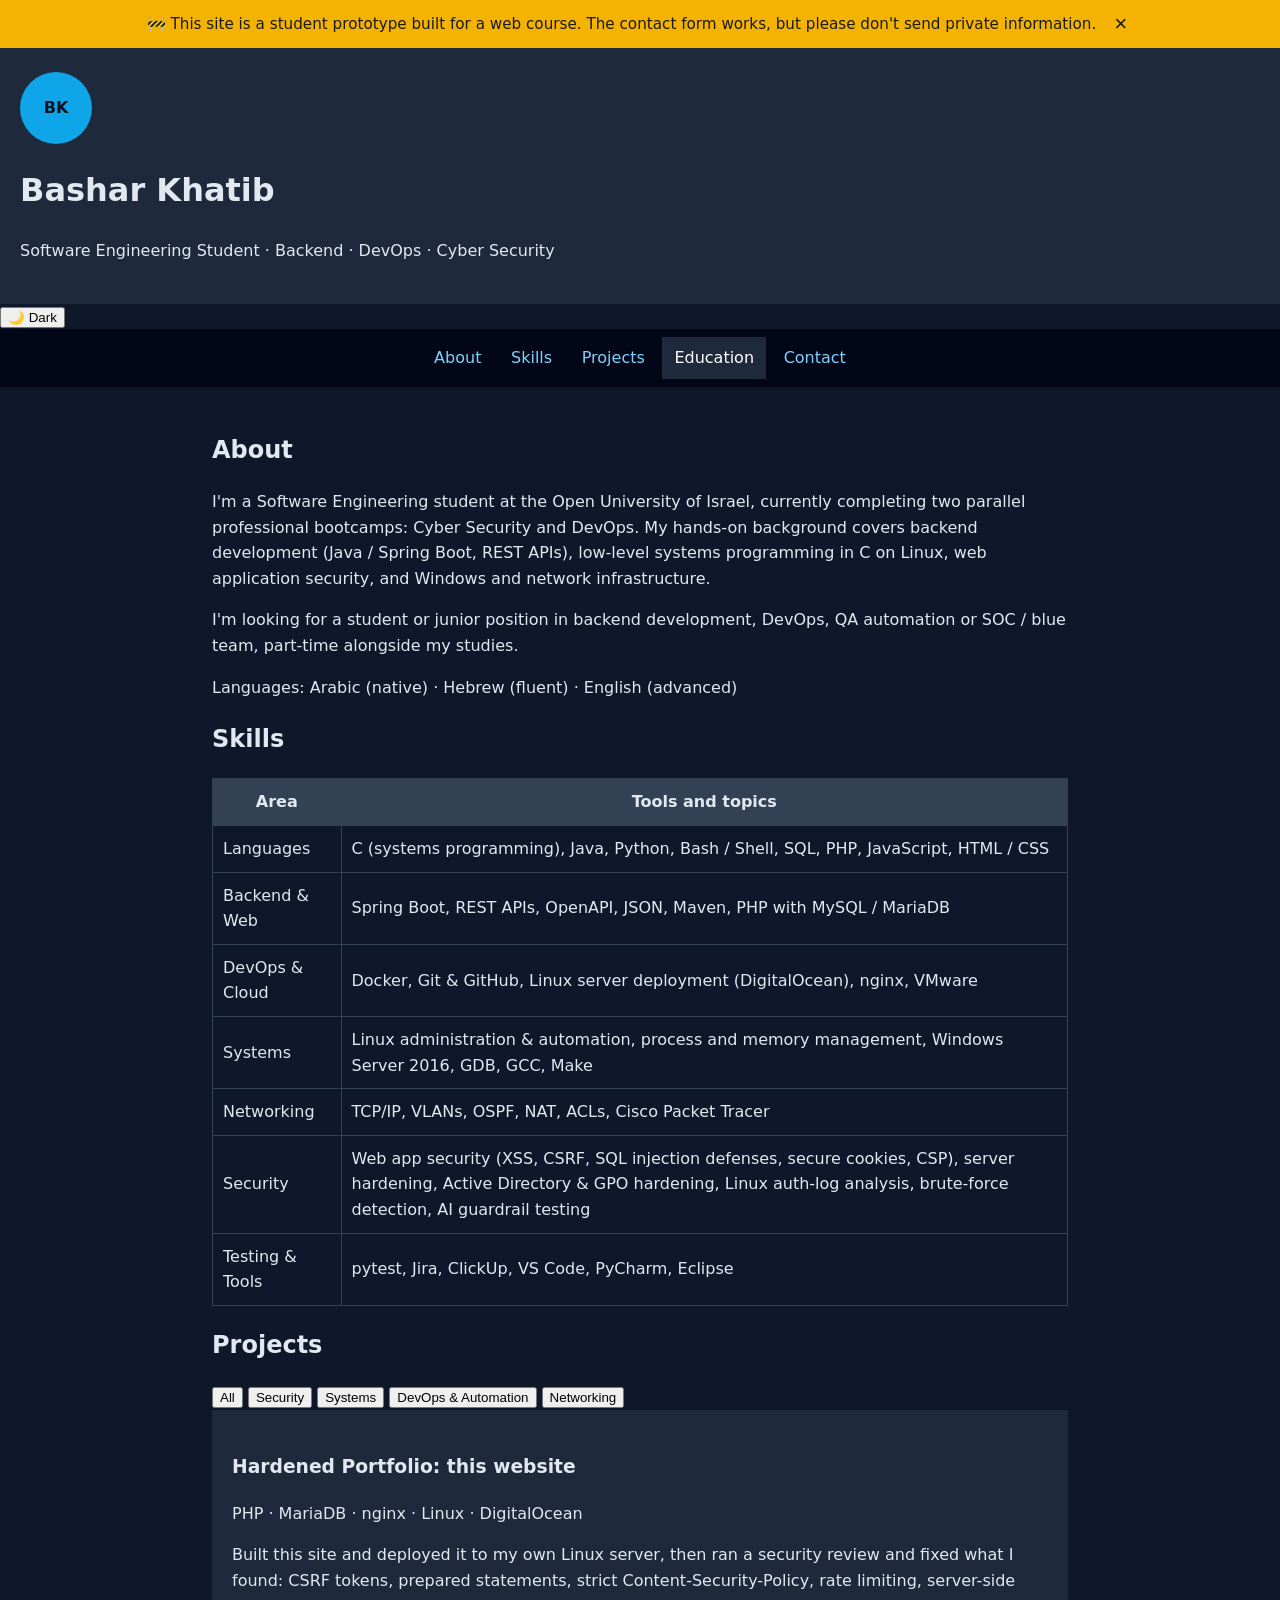
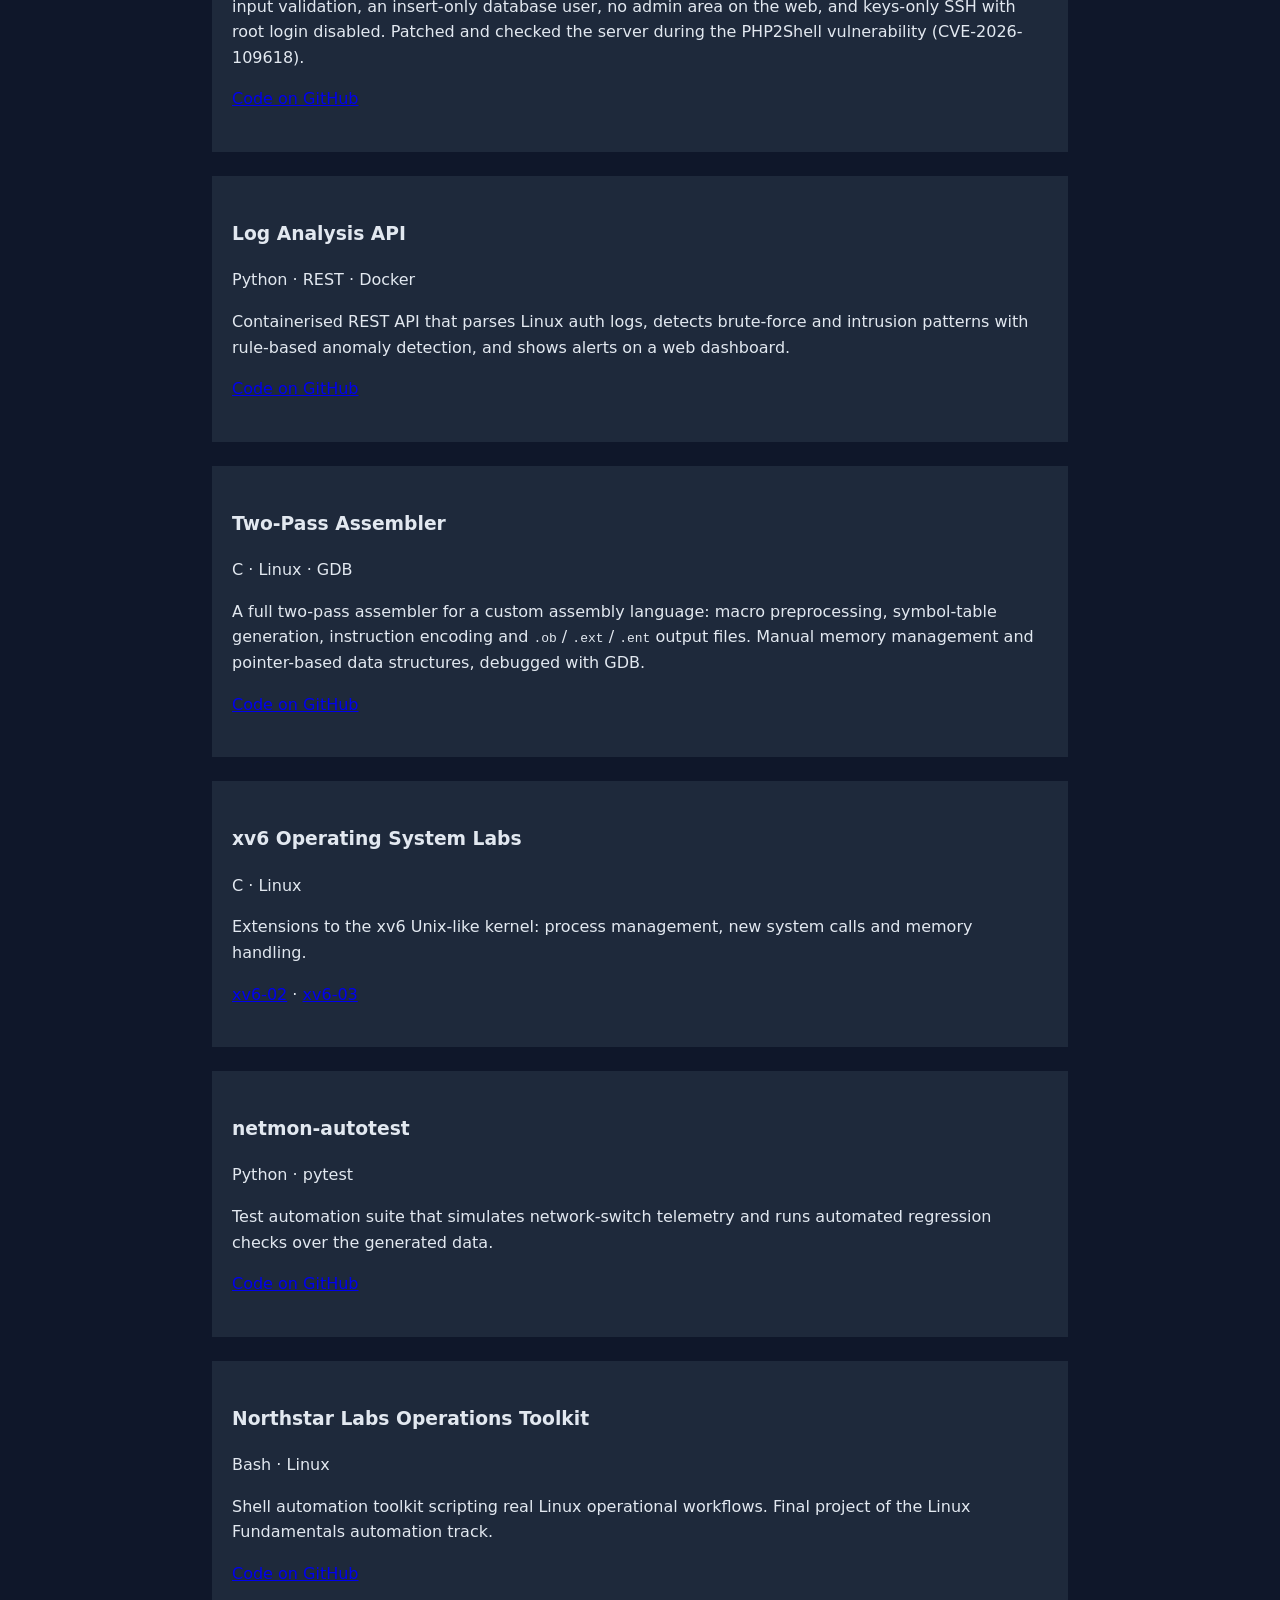
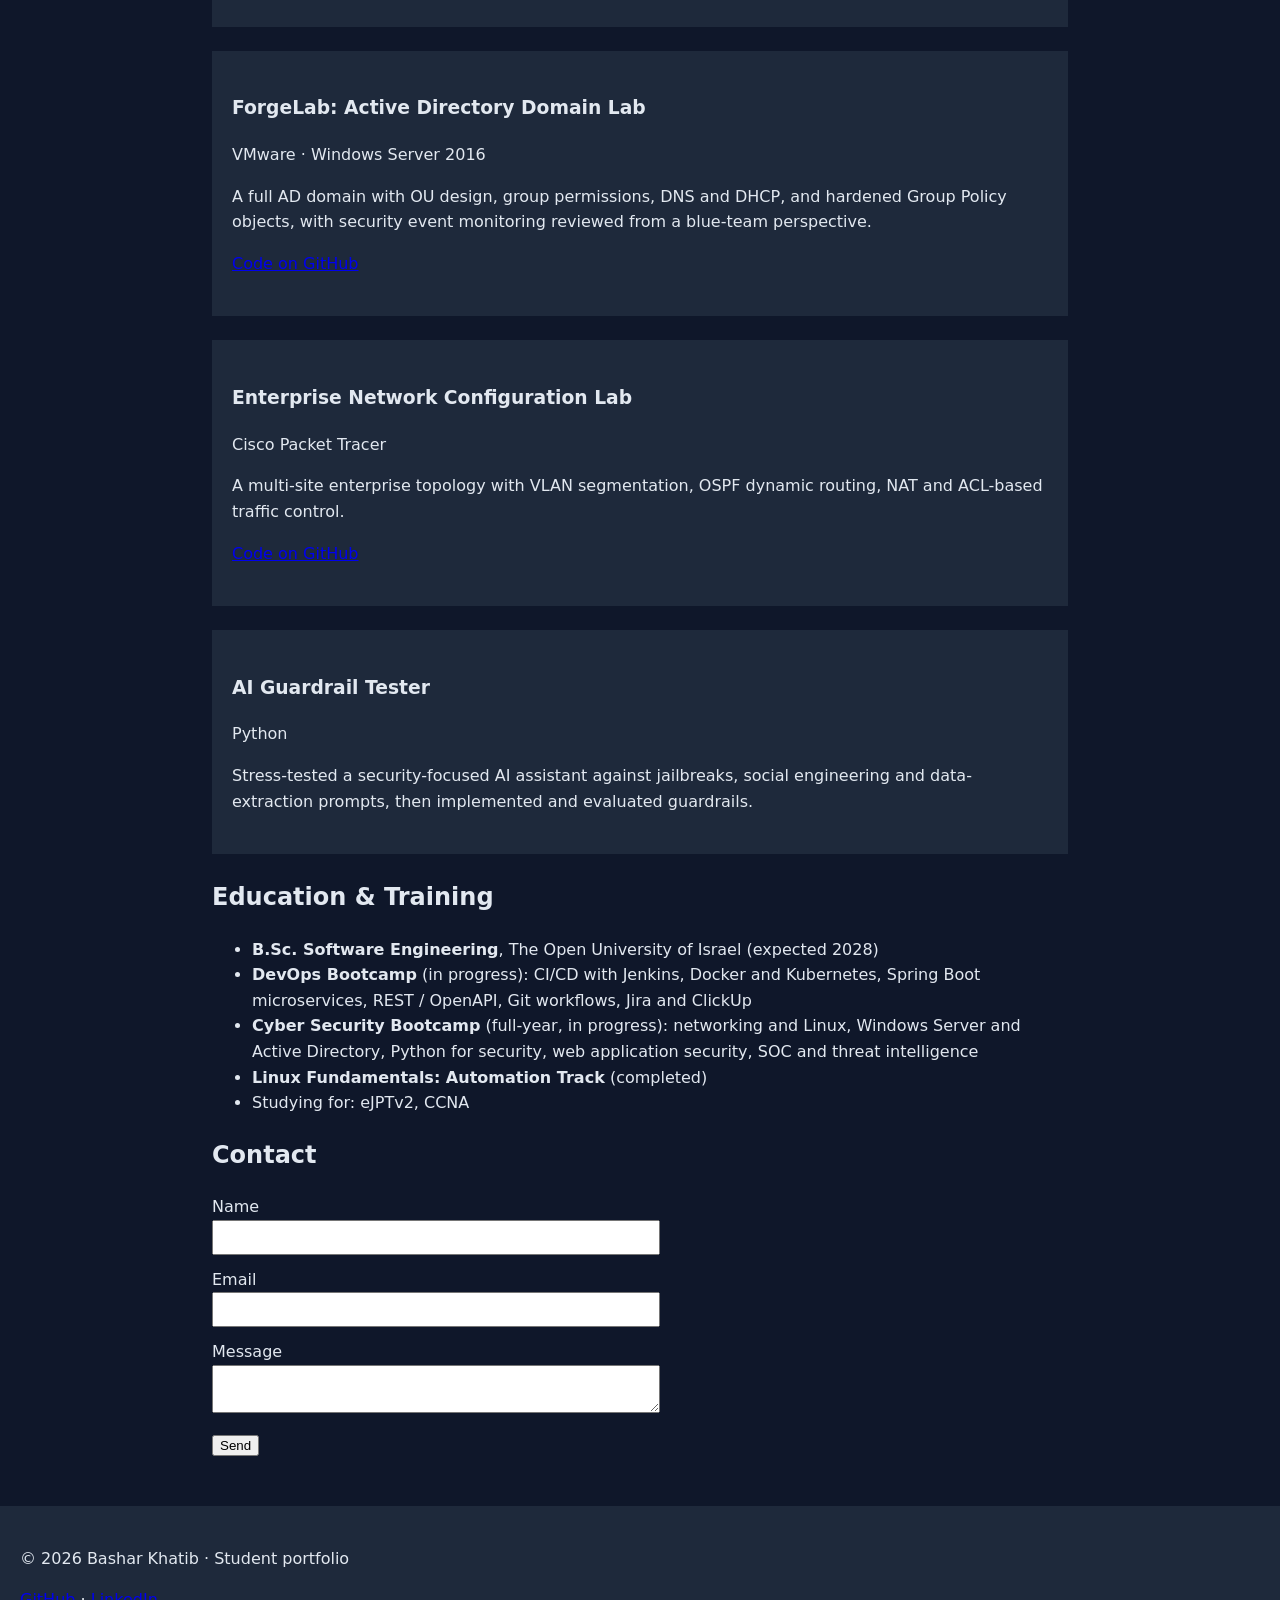
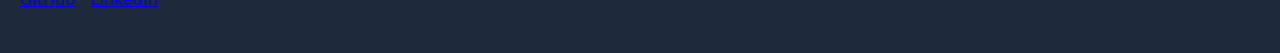
<file: index.html>
<!doctype html>
<html lang="en">
  <head>
    <meta charset="UTF-8" />
    <meta name="viewport" content="width=device-width, initial-scale=1.0" />
    <title>Bashar Khatib · Software Engineering Student</title>
    <meta
      name="description"
      content="Bashar Khatib, Software Engineering student: backend, DevOps and cyber security projects."
    />
    <link rel="stylesheet" href="styles.css" />
  </head>
  <body>
    <div id="proto-banner" class="proto-banner" role="status">
      <span>🚧 This site is a student prototype built for a web course. The contact form works, but please don't send private information.</span>
      <button type="button" id="proto-close" aria-label="Close message">×</button>
    </div>

    <header>
      <div class="avatar" id="site-avatar" aria-hidden="true">BK</div>
      <h1 id="site-name">Bashar Khatib</h1>
      <p id="site-role">Software Engineering Student · Backend · DevOps · Cyber Security</p>
    </header>
    <button type="button" id="theme-toggle">🌙 Dark</button>
    <nav>
      <a href="#about">About</a>
      <a href="#skills">Skills</a>
      <a href="#projects">Projects</a>
      <a href="#education">Education</a>
      <a href="#contact">Contact</a>
    </nav>
    <main>
      <section id="about">
        <h2>About</h2>
        <div id="site-about">
          <p>
            I'm a Software Engineering student at the Open University of Israel,
            currently completing two parallel professional bootcamps: Cyber Security
            and DevOps. My hands-on background covers backend development (Java /
            Spring Boot, REST APIs), low-level systems programming in C on Linux,
            web application security, and Windows and network infrastructure.
          </p>
          <p>
            I'm looking for a student or junior position in backend development,
            DevOps, QA automation or SOC / blue team, part-time alongside my studies.
          </p>
          <p>Languages: Arabic (native) · Hebrew (fluent) · English (advanced)</p>
        </div>
      </section>

      <section id="skills">
        <h2>Skills</h2>
        <table>
          <thead>
            <tr>
              <th>Area</th>
              <th>Tools and topics</th>
            </tr>
          </thead>
          <tbody id="site-skills-body">
            <tr>
              <td>Languages</td>
              <td>C (systems programming), Java, Python, Bash / Shell, SQL, PHP, JavaScript, HTML / CSS</td>
            </tr>
            <tr>
              <td>Backend &amp; Web</td>
              <td>Spring Boot, REST APIs, OpenAPI, JSON, Maven, PHP with MySQL / MariaDB</td>
            </tr>
            <tr>
              <td>DevOps &amp; Cloud</td>
              <td>Docker, Git &amp; GitHub, Linux server deployment (DigitalOcean), nginx, VMware</td>
            </tr>
            <tr>
              <td>Systems</td>
              <td>Linux administration &amp; automation, process and memory management, Windows Server 2016, GDB, GCC, Make</td>
            </tr>
            <tr>
              <td>Networking</td>
              <td>TCP/IP, VLANs, OSPF, NAT, ACLs, Cisco Packet Tracer</td>
            </tr>
            <tr>
              <td>Security</td>
              <td>Web app security (XSS, CSRF, SQL injection defenses, secure cookies, CSP), server hardening, Active Directory &amp; GPO hardening, Linux auth-log analysis, brute-force detection, AI guardrail testing</td>
            </tr>
            <tr>
              <td>Testing &amp; Tools</td>
              <td>pytest, Jira, ClickUp, VS Code, PyCharm, Eclipse</td>
            </tr>
          </tbody>
        </table>
      </section>

      <section id="projects">
        <h2>Projects</h2>

        <div class="filters">
          <button type="button" class="filter" data-filter="all">All</button>
          <button type="button" class="filter" data-filter="security">Security</button>
          <button type="button" class="filter" data-filter="systems">Systems</button>
          <button type="button" class="filter" data-filter="devops">DevOps &amp; Automation</button>
          <button type="button" class="filter" data-filter="networking">Networking</button>
        </div>

        <div id="writeup-list">
          <article data-tag="security">
            <h3>Hardened Portfolio: this website</h3>
            <p class="meta">PHP · MariaDB · nginx · Linux · DigitalOcean</p>
            <p>
              Built this site and deployed it to my own Linux server, then ran a security
              review and fixed what I found: CSRF tokens, prepared statements, strict
              Content-Security-Policy, rate limiting, server-side input validation, an
              insert-only database user, no admin area on the web, and keys-only SSH with
              root login disabled. Patched and checked the server during the PHP2Shell
              vulnerability (CVE-2026-109618).
            </p>
            <p><a href="https://github.com/221-bashar/hardened-portfolio">Code on GitHub</a></p>
          </article>

          <article data-tag="security">
            <h3>Log Analysis API</h3>
            <p class="meta">Python · REST · Docker</p>
            <p>
              Containerised REST API that parses Linux auth logs, detects brute-force and
              intrusion patterns with rule-based anomaly detection, and shows alerts on a
              web dashboard.
            </p>
            <p><a href="https://github.com/221-bashar/log-analysis-api">Code on GitHub</a></p>
          </article>

          <article data-tag="systems">
            <h3>Two-Pass Assembler</h3>
            <p class="meta">C · Linux · GDB</p>
            <p>
              A full two-pass assembler for a custom assembly language: macro
              preprocessing, symbol-table generation, instruction encoding and
              <code>.ob</code> / <code>.ext</code> / <code>.ent</code> output files.
              Manual memory management and pointer-based data structures, debugged with GDB.
            </p>
            <p><a href="https://github.com/221-bashar/assembler-c-project">Code on GitHub</a></p>
          </article>

          <article data-tag="systems">
            <h3>xv6 Operating System Labs</h3>
            <p class="meta">C · Linux</p>
            <p>
              Extensions to the xv6 Unix-like kernel: process management, new system calls
              and memory handling.
            </p>
            <p>
              <a href="https://github.com/221-bashar/xv6-02">xv6-02</a>
              ·
              <a href="https://github.com/221-bashar/xv6-03">xv6-03</a>
            </p>
          </article>

          <article data-tag="devops">
            <h3>netmon-autotest</h3>
            <p class="meta">Python · pytest</p>
            <p>
              Test automation suite that simulates network-switch telemetry and runs
              automated regression checks over the generated data.
            </p>
            <p><a href="https://github.com/221-bashar/netmon-autotest">Code on GitHub</a></p>
          </article>

          <article data-tag="devops">
            <h3>Northstar Labs Operations Toolkit</h3>
            <p class="meta">Bash · Linux</p>
            <p>
              Shell automation toolkit scripting real Linux operational workflows. Final
              project of the Linux Fundamentals automation track.
            </p>
            <p><a href="https://github.com/221-bashar/lf_final_project">Code on GitHub</a></p>
          </article>

          <article data-tag="security">
            <h3>ForgeLab: Active Directory Domain Lab</h3>
            <p class="meta">VMware · Windows Server 2016</p>
            <p>
              A full AD domain with OU design, group permissions, DNS and DHCP, and
              hardened Group Policy objects, with security event monitoring reviewed from a
              blue-team perspective.
            </p>
            <p><a href="https://github.com/221-bashar/forgelab-domain-lab">Code on GitHub</a></p>
          </article>

          <article data-tag="networking">
            <h3>Enterprise Network Configuration Lab</h3>
            <p class="meta">Cisco Packet Tracer</p>
            <p>
              A multi-site enterprise topology with VLAN segmentation, OSPF dynamic
              routing, NAT and ACL-based traffic control.
            </p>
            <p><a href="https://github.com/221-bashar/221-bashar-Final-Network-Configuration-Lab">Code on GitHub</a></p>
          </article>

          <article data-tag="security">
            <h3>AI Guardrail Tester</h3>
            <p class="meta">Python</p>
            <p>
              Stress-tested a security-focused AI assistant against jailbreaks, social
              engineering and data-extraction prompts, then implemented and evaluated
              guardrails.
            </p>
          </article>
        </div>
      </section>

      <section id="education">
        <h2>Education &amp; Training</h2>
        <ul id="site-certs">
          <li><strong>B.Sc. Software Engineering</strong>, The Open University of Israel (expected 2028)</li>
          <li>
            <strong>DevOps Bootcamp</strong> (in progress): CI/CD with Jenkins, Docker and
            Kubernetes, Spring Boot microservices, REST / OpenAPI, Git workflows, Jira and ClickUp
          </li>
          <li>
            <strong>Cyber Security Bootcamp</strong> (full-year, in progress): networking and
            Linux, Windows Server and Active Directory, Python for security, web application
            security, SOC and threat intelligence
          </li>
          <li><strong>Linux Fundamentals: Automation Track</strong> (completed)</li>
          <li>Studying for: eJPTv2, CCNA</li>
        </ul>
      </section>

      <section id="contact">
        <h2>Contact</h2>
        <form id="contact-form" action="php/contact.php" method="POST">
          <label for="name">Name</label>
          <input type="text" id="name" name="name" maxlength="100" required />
          <label for="email">Email</label>
          <input type="email" id="email" name="email" maxlength="254" required />
          <label for="message">Message</label>
          <textarea id="message" name="message" maxlength="5000" required></textarea>
          <input
            type="text"
            id="company"
            name="company"
            class="hp"
            autocomplete="off"
            tabindex="-1"
            aria-hidden="true"
          />
          <input type="hidden" name="csrf" id="csrf" value="" />
          <button type="submit">Send</button>
        </form>
      </section>
    </main>
    <footer>
      <p>© 2026 Bashar Khatib · Student portfolio</p>
      <p>
        <a id="link-github" href="https://github.com/221-bashar">GitHub</a>
        ·
        <a id="link-linkedin" href="https://www.linkedin.com/in/bashar-khatib">LinkedIn</a>
      </p>
    </footer>
    <script src="script.js"></script>
  </body>
</html>
</file>
<file: styles.css>
:root {
    --bg: #0f172a;
    --text: #e2e8f0;
    --panel: #1e293b;
    --accent: #38bdf8;
}

body.light-theme {
    --bg: #f8fafc;
    --text: #0f172a;
    --panel: #e2e8f0;
    --accent: #0284c7;
}

html {
    scroll-behavior: smooth;
    scroll-padding-top: 4.5rem;
}

section[id] {
    scroll-margin-top: 4.5rem;
}

* {
    box-sizing: border-box;
}

body {
    font-family: system-ui, sans-serif;
    margin: 0;
    line-height: 1.6;
    background: var(--bg);
    color: var(--text);
}

img {
    max-width: 100%;
    height: auto;
    display: block;
}

.avatar {
    width: 4.5rem;
    height: 4.5rem;
    border-radius: 50%;
    display: grid;
    place-items: center;
    font-weight: 700;
    background: #0ea5e9;
    color: #0b1220;
    overflow: hidden;
}

.avatar img {
    width: 100%;
    height: 100%;
    object-fit: cover;
}

nav {
    position: sticky;
    top: 0;
    z-index: 2;
    display: flex;
    flex-wrap: nowrap;
    justify-content: center;
    align-items: center;
    gap: 0.35rem;
    padding: 0.5rem 0.75rem;
    background: #020617;
    overflow-x: auto;
}

nav a {
    color: #7dd3fc;
    text-decoration: none;
    padding: 0.5rem 0.75rem;
    white-space: nowrap;
}

nav a:hover,
nav a.is-current {
    background: var(--panel);
    color: #fff;
}

main {
    max-width: 56rem;
    margin: 0 auto;
    padding: 1.5rem 1.25rem 3rem;
}

table {
    border-collapse: collapse;
    width: 100%;
    margin: 1rem 0;
}

th,
td {
    border: 1px solid #334155;
    padding: 10px;
}

form {
    max-width: 28rem;
}

input,
textarea {
    width: 100%;
    margin-bottom: 12px;
    padding: 8px;
}

input:focus,
textarea:focus {
    outline: 2px solid var(--accent);
}

@media (max-width: 600px) {
    header {
        text-align: center;
    }
}

header,
footer,
article {
    background: var(--panel);
    color: var(--text);
    padding: 1.5rem 1.25rem;
}

article {
    margin-bottom: 1.5rem;
}

thead {
    background: #334155;
    color: var(--text);
}

.is-hidden {
    display: none;
}

.proto-banner {
    display: flex;
    gap: 12px;
    align-items: center;
    justify-content: center;
    padding: 10px 16px;
    background: #f5b301;
    color: #1a1a1a;
    font-size: 0.95rem;
    text-align: center;
}

.proto-banner button {
    background: none;
    border: none;
    font-size: 1.4rem;
    cursor: pointer;
    color: inherit;
}

.proto-banner[hidden] {
    display: none;
}

/* Honeypot: invisible to people, still in the page for bots to fill */
.hp {
    position: absolute;
    left: -10000px;
    width: 1px;
    height: 1px;
    overflow: hidden;
}
</file>
